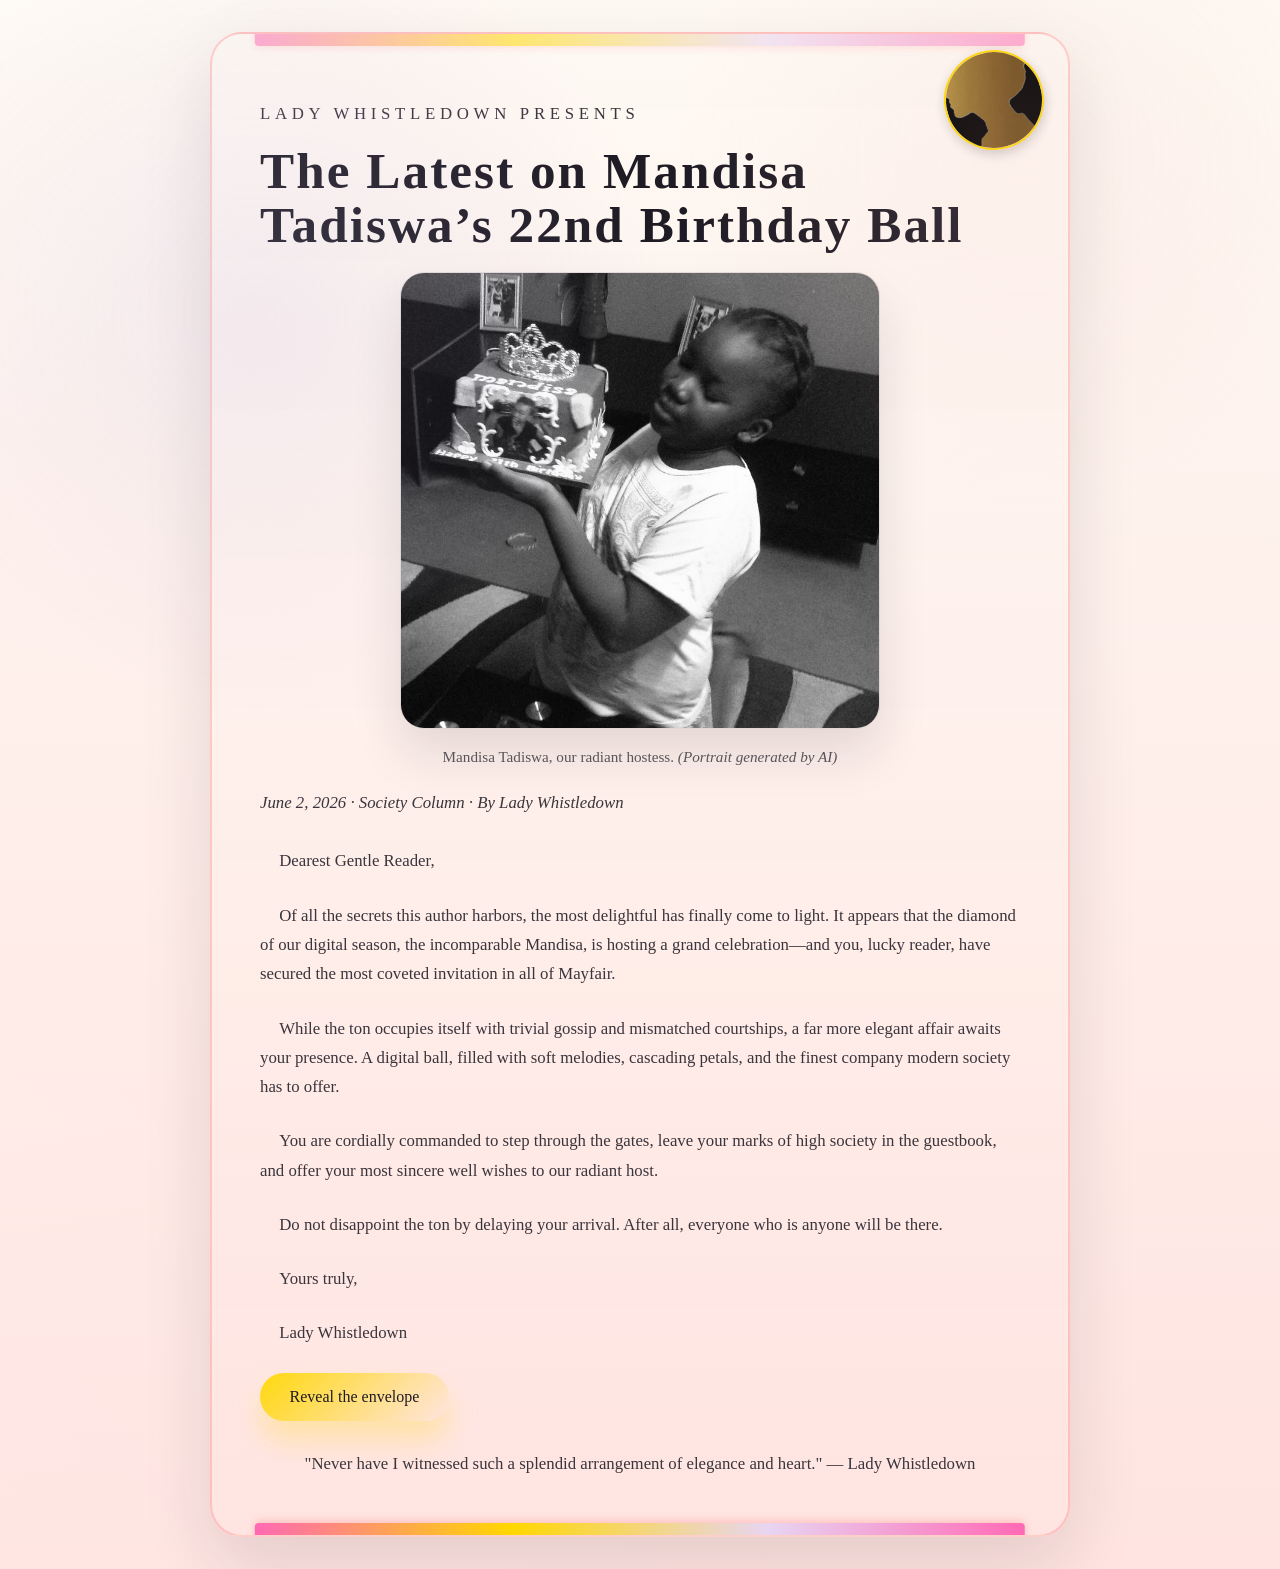
<file: index.html>
<!DOCTYPE html>
<html lang="en">
  <head>
    <meta charset="UTF-8" />
    <meta name="viewport" content="width=device-width, initial-scale=1.0" />
    <title>Mandisa’s Digital Ball</title>
    <meta http-equiv="refresh" content="0; url=newspaper/" />
  </head>
  <body>
    <p>If you are not redirected, <a href="opening/">click here to open the invitation</a>.</p>
  </body>
</html>
</file>
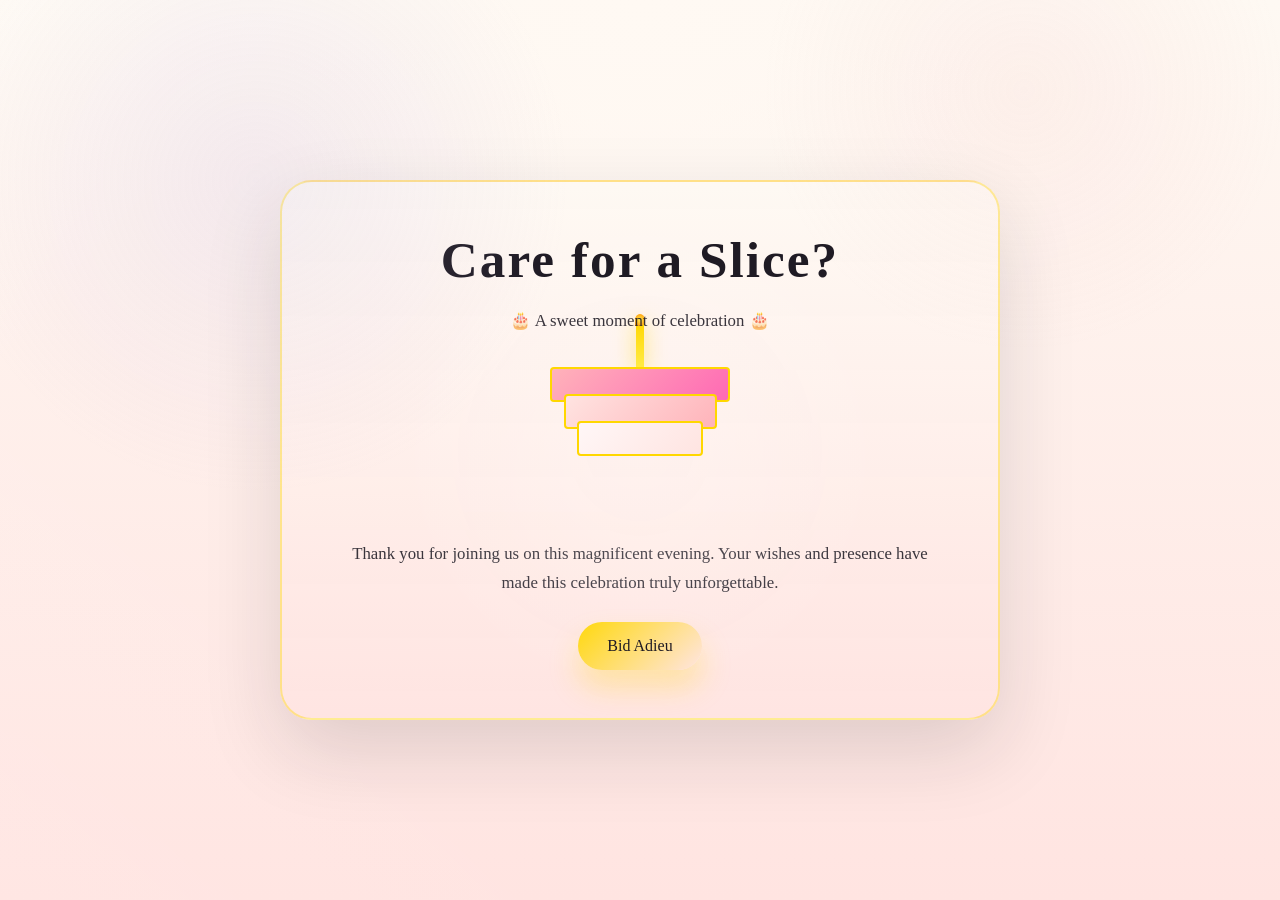
<file: cake/index.html>
<!DOCTYPE html>
<html lang="en">
  <head>
    <meta charset="UTF-8" />
    <meta name="viewport" content="width=device-width, initial-scale=1.0" />
    <title>Mandisa's Digital Ball — Cake</title>
    <link rel="preconnect" href="https://fonts.googleapis.com" />
    <link rel="preconnect" href="https://fonts.gstatic.com" crossorigin />
    <link
      href="https://fonts.googleapis.com/css2?family=Montserrat:wght@600;700&family=Sloop+Script+One&family=Symphony&display=swap"
      rel="stylesheet"
    />
    <link rel="stylesheet" href="../css/styles.css" />
  </head>
  <body>
    <div class="scene">
      <div class="parchment-card cake-card">
        <div class="title-group">
          <h2>Care for a Slice?</h2>
          <p>🎂 A sweet moment of celebration 🎂</p>
        </div>
        <div class="cake-graphic">
          <div class="cake-layer"></div>
          <div class="cake-layer"></div>
          <div class="cake-layer"></div>
          <div class="candle"></div>
        </div>
        <p class="cake-message">
          Thank you for joining us on this magnificent evening. Your wishes and presence have made this celebration truly unforgettable.
        </p>
        <button class="btn gold-btn" id="closing-btn">Bid Adieu</button>
      </div>
    </div>
    <script src="../script.js"></script>
  </body>
</html>
</file>
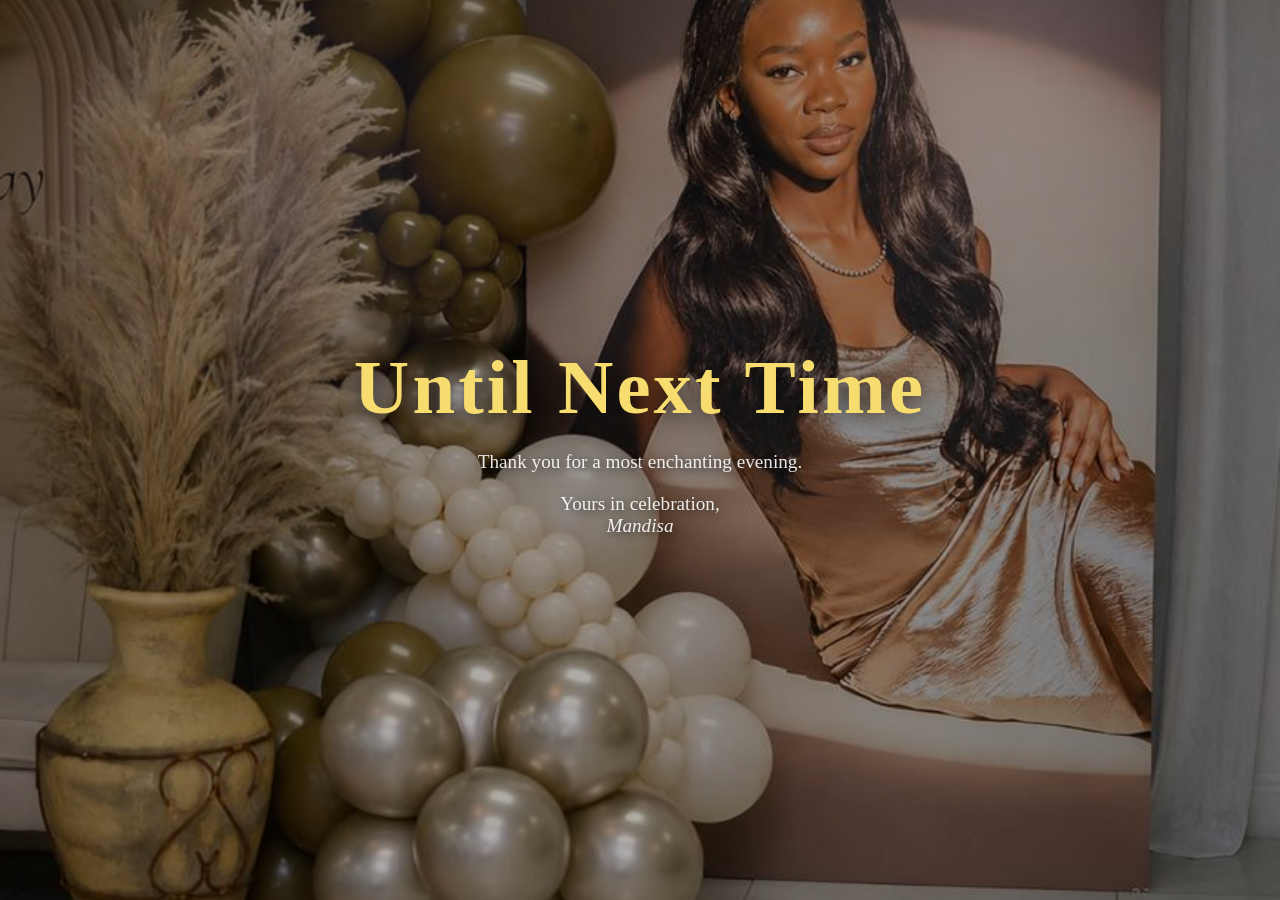
<file: closing/index.html>
<!DOCTYPE html>
<html lang="en">
  <head>
    <meta charset="UTF-8" />
    <meta name="viewport" content="width=device-width, initial-scale=1.0" />
    <title>Mandisa's Digital Ball — Closing</title>
    <link rel="preconnect" href="https://fonts.googleapis.com" />
    <link rel="preconnect" href="https://fonts.gstatic.com" crossorigin />
    <link
      href="https://fonts.googleapis.com/css2?family=Montserrat:wght@600;700&family=Sloop+Script+One&family=Symphony&display=swap"
      rel="stylesheet"
    />
    <link rel="stylesheet" href="../css/styles.css" />
  </head>
  <body>
    <div class="scene closing-scene">
      <div class="closing-message">
        <h1>Until Next Time</h1>
        <p>Thank you for a most enchanting evening.</p>
        <p>Yours in celebration,<br><em>Mandisa</em></p>
      </div>
    </div>

    <video id="closing-audio" autoplay style="display:none;">
      <source src="../assets/audio/closing.mp4" type="video/mp4" />
    </video>

    <script src="../script.js"></script>
    <script>
      window.addEventListener('DOMContentLoaded', () => {
        const closingAudio = document.getElementById('closing-audio');
        if (closingAudio) {
          closingAudio.muted = false;
          closingAudio.play().catch(() => {
            // If autoplay is blocked, require user interaction
            document.body.addEventListener('click', () => {
              closingAudio.play().catch(() => {});
            }, { once: true });
          });
        }
      });
    </script>
  </body>
</html>
</file>
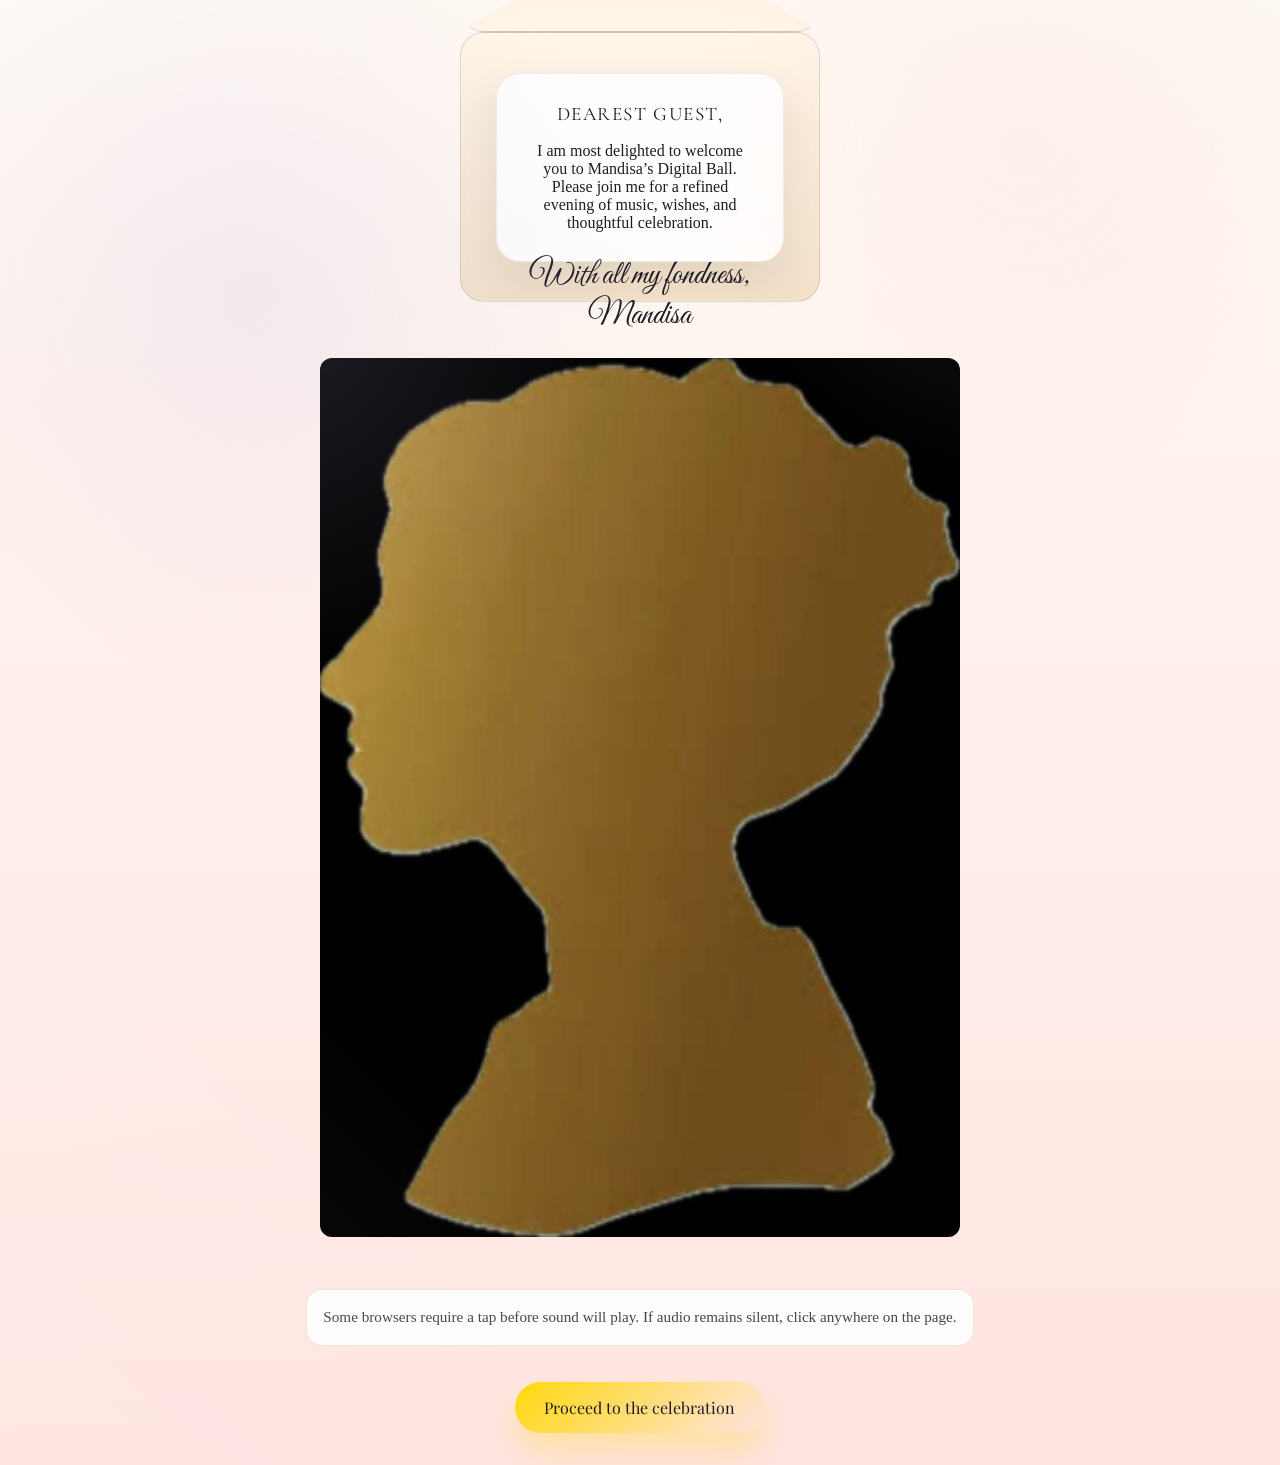
<file: envelope/index.html>
<!DOCTYPE html>
<html lang="en">
  <head>
    <meta charset="UTF-8" />
    <meta name="viewport" content="width=device-width, initial-scale=1.0" />
    <title>Mandisa’s Digital Ball — Envelope</title>
    <link rel="preconnect" href="https://fonts.googleapis.com" />
    <link rel="preconnect" href="https://fonts.gstatic.com" crossorigin />
    <link
      href="https://fonts.googleapis.com/css2?family=Allura&family=Cormorant+Garamond:wght@400;500;600;700&family=Dancing+Script:wght@500;600&family=Great+Vibes&family=Playfair+Display:wght@400;500;600;700&display=swap"
      rel="stylesheet"
    />
    <link rel="stylesheet" href="../css/styles.css" />
  </head>
  <body>
    <div class="scene">
      <div class="envelope-stage">
        <div class="envelope" id="envelope">
          <div class="envelope-flap"></div>
          <div class="envelope-body"></div>
          <div class="letter" id="letter">
            <p class="letter-heading">Dearest guest,</p>
            <p>
              I am most delighted to welcome you to Mandisa’s Digital Ball. Please
              join me for a refined evening of music, wishes, and thoughtful
              celebration.
            </p>
            <p class="letter-signature">With all my fondness, Mandisa</p>
          </div>
        </div>
        <!-- Envelope video (plays when envelope opens) -->
        <video id="envelope-video" class="envelope-video" playsinline preload="auto" autoplay muted poster="../assets/assets/ladywhitsledown.jpeg" style="display:none; max-width:640px; width:100%; margin-top:1.25rem; border-radius:12px;">
          <source src="../assets/video/envelop.mp4" type="video/mp4" />
          Your browser does not support the video tag.
        </video>

        <div class="compatibility-note" id="compatibility-note-envelope">
          Note: Some browsers require a tap before sound will play. If audio remains silent, tap anywhere on the page.
        </div>

        <!-- Opening audio: will play during envelope -> guestbook until user continues -->
        <audio id="opening-audio" autoplay loop>
          <source src="../assets/audio/opening.mp3" type="audio/mpeg" />
        </audio>
        <button class="btn gold-btn" id="proceed-btn">Proceed to the celebration</button>
      </div>
    </div>

    <!-- Optional audio files: add bridgerton-music.mp3 and mandisa-voice.mp3 to assets/ if you want background music and a voice greeting -->
    <script src="../script.js"></script>
  </body>
</html>
</file>
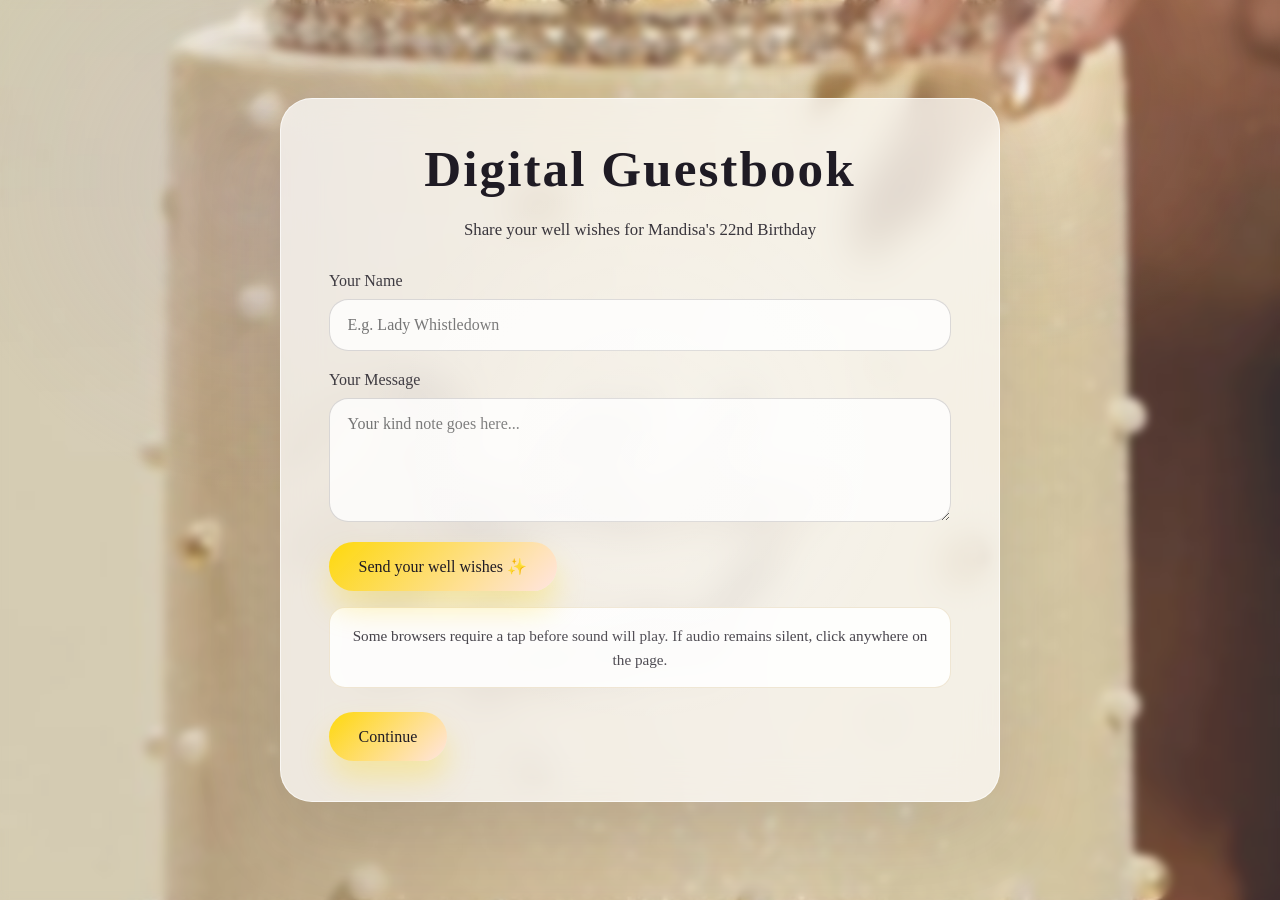
<file: guestbook/index.html>
<!DOCTYPE html>
<html lang="en">
  <head>
    <meta charset="UTF-8" />
    <meta name="viewport" content="width=device-width, initial-scale=1.0" />
    <title>Mandisa’s Digital Ball — Guestbook</title>
    <link rel="preconnect" href="https://fonts.googleapis.com" />
    <link rel="preconnect" href="https://fonts.gstatic.com" crossorigin />
    <link
      href="https://fonts.googleapis.com/css2?family=Montserrat:wght@600;700&family=Sloop+Script+One&family=Symphony&display=swap"
      rel="stylesheet"
    />
    <link rel="stylesheet" href="../css/styles.css" />
  </head>
  <body>
    <div class="scene" id="guestbook-page">
      <div class="parchment-card guestbook-card">
        <div class="title-group">
          <h2>Digital Guestbook</h2>
          <p>Share your well wishes for Mandisa's 22nd Birthday</p>
        </div>
        <form id="guestbook-form">
          <label>
            Your Name
            <input type="text" id="guest-name" placeholder="E.g. Lady Whistledown" required />
          </label>
          <label>
            Your Message
            <textarea id="guest-message" placeholder="Your kind note goes here..." rows="5" required></textarea>
          </label>
          <button class="btn gold-btn" type="submit">Send your well wishes ✨</button>
        </form>
        <div class="guestbook-entries" id="entries" style="display:none"></div>
        <!-- Owner view hidden from guests; use Ctrl+Shift+O to access -->
        <div class="compatibility-note" id="compatibility-note-guestbook" style="margin-top:1rem;">
          Tip: Mobile and some desktop browsers require a tap to allow sound. If the music stays silent, tap anywhere on the page.
        </div>
        
        <div id="owner-modal" class="modal hidden" aria-hidden="true">
          <div class="modal-content">
            <h3>Guestbook Entries</h3>
            <div id="owner-entries" style="max-height:50vh;overflow:auto;margin-top:1rem"></div>
            <div style="display:flex;gap:.5rem;justify-content:center;margin-top:1rem">
              <button class="btn gold-btn" id="export-entries">Export</button>
              <button class="btn" id="clear-entries">Clear All</button>
              <button class="btn" id="close-owner-modal">Close</button>
            </div>
          </div>
        </div>
        <!-- Opening audio continues here so the music can persist until Continue is clicked -->
        <audio id="opening-audio" autoplay loop>
          <source src="../assets/audio/opening.mp3" type="audio/mpeg" />
        </audio>
        <button class="btn gold-btn" id="guestbook-closing-btn" style="margin-top: 1.5rem;">Continue</button>
      </div>
    </div>
    <script src="../script.js"></script>
  </body>
</html>
</file>
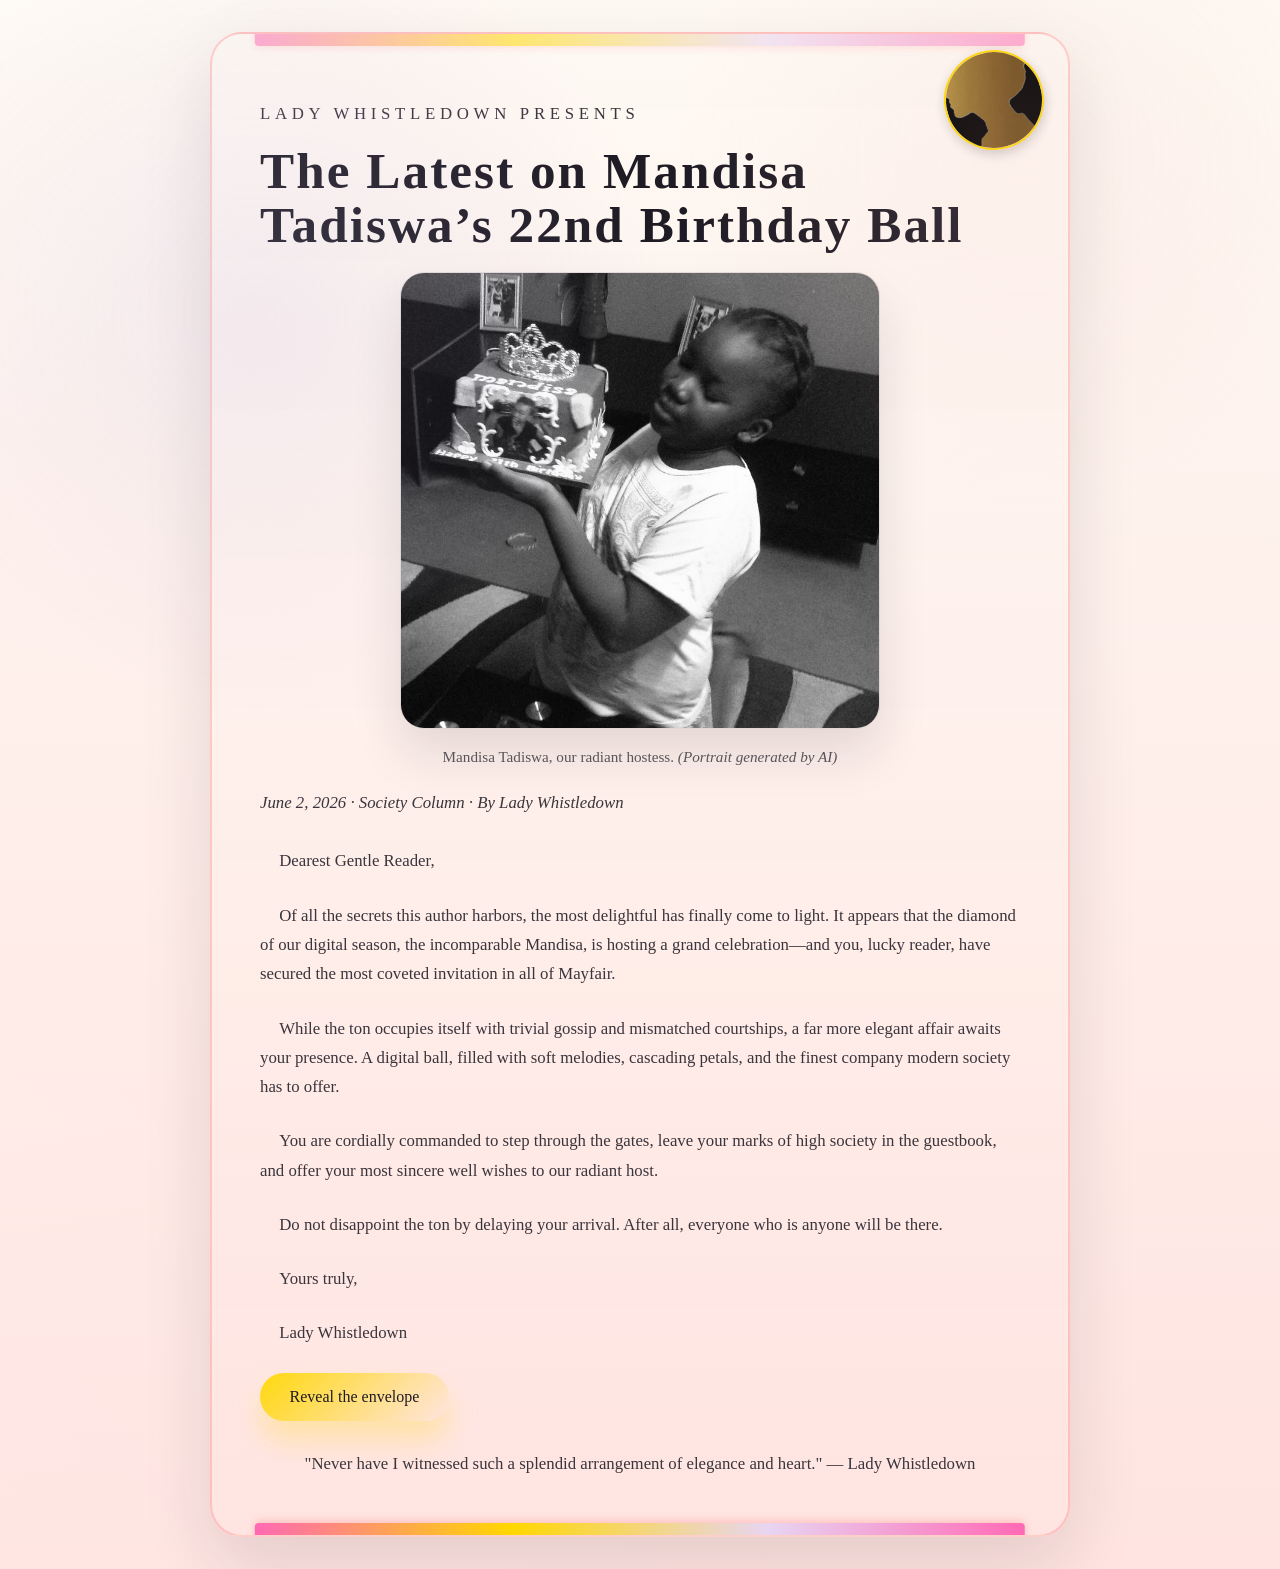
<file: newspaper/index.html>
<!DOCTYPE html>
<html lang="en">
  <head>
    <meta charset="UTF-8" />
    <meta name="viewport" content="width=device-width, initial-scale=1.0" />
    <title>Lady Whistledown Presents</title>
    <link rel="preconnect" href="https://fonts.googleapis.com" />
    <link rel="preconnect" href="https://fonts.gstatic.com" crossorigin />
    <link
      href="https://fonts.googleapis.com/css2?family=Montserrat:wght@600;700&family=Sloop+Script+One&family=Symphony&display=swap"
      rel="stylesheet"
    />
    <link rel="stylesheet" href="../css/styles.css" />
  </head>
  <body>
    <div class="scene">
      <article class="newspaper-article parchment-card ribbon-border">
        <div class="whistledown-stamp">
          <img src="../assets/assets/ladywhitsledown.jpeg" alt="Lady Whistledown Seal" />
        </div>
        <div class="article-header">
          <p class="paper-label">Lady Whistledown Presents</p>
          <h1>The Latest on Mandisa Tadiswa’s 22nd Birthday Ball</h1>
        </div>
        <figure class="newspaper-photo">
          <img src="../assets/assets/mandisa-photo.jpeg" alt="Mandisa Tadiswa portrait" />
          <figcaption>Mandisa Tadiswa, our radiant hostess. <em>(Portrait generated by AI)</em></figcaption>
        </figure>
        <p class="article-meta">June 2, 2026 · Society Column · By Lady Whistledown</p>
        <div class="article-copy">
          <p>
            Dearest Gentle Reader,
          </p>
          <p>
            Of all the secrets this author harbors, the most delightful has finally come to light. It appears that the diamond of our digital season, the incomparable Mandisa, is hosting a grand celebration—and you, lucky reader, have secured the most coveted invitation in all of Mayfair.
          </p>
          <p>
            While the ton occupies itself with trivial gossip and mismatched courtships, a far more elegant affair awaits your presence. A digital ball, filled with soft melodies, cascading petals, and the finest company modern society has to offer.
          </p>
          <p>
            You are cordially commanded to step through the gates, leave your marks of high society in the guestbook, and offer your most sincere well wishes to our radiant host.
          </p>
          <p>
            Do not disappoint the ton by delaying your arrival. After all, everyone who is anyone will be there.
          </p>
          <p>
            Yours truly,
          </p>
          <p>
            Lady Whistledown
          </p>
        </div>
        <button class="btn gold-btn" id="read-btn">Reveal the envelope</button>
        <p class="article-note">
          "Never have I witnessed such a splendid arrangement of elegance and heart." — Lady Whistledown
        </p>
      </article>
    </div>

    <audio id="opening-audio" autoplay loop>
      <source src="../assets/audio/opening.mp3" type="audio/mpeg" />
    </audio>

    <div class="envelope-overlay hidden" id="newspaper-envelope-overlay">
      <div class="envelope-stage overlay-stage" id="overlay-stage">
        <div class="envelope" id="newspaper-envelope">
          <div class="envelope-flap"></div>
          <div class="envelope-body"></div>
          <div class="letter hidden" id="newspaper-letter">
            <p class="letter-heading">Dearest guest,</p>
            <p>
              I am most delighted to welcome you to Mandisa’s Digital Ball. Please
              join me for a refined evening of music, wishes, and thoughtful
              celebration.
            </p>
            <p class="letter-signature">With all my fondness, Mandisa</p>
          </div>
        </div>
        <button class="btn gold-btn hidden" id="newspaper-proceed-btn">Proceed to the celebration</button>
      </div>
    </div>

    <script src="../script.js"></script>
  </body>
</html>
</file>
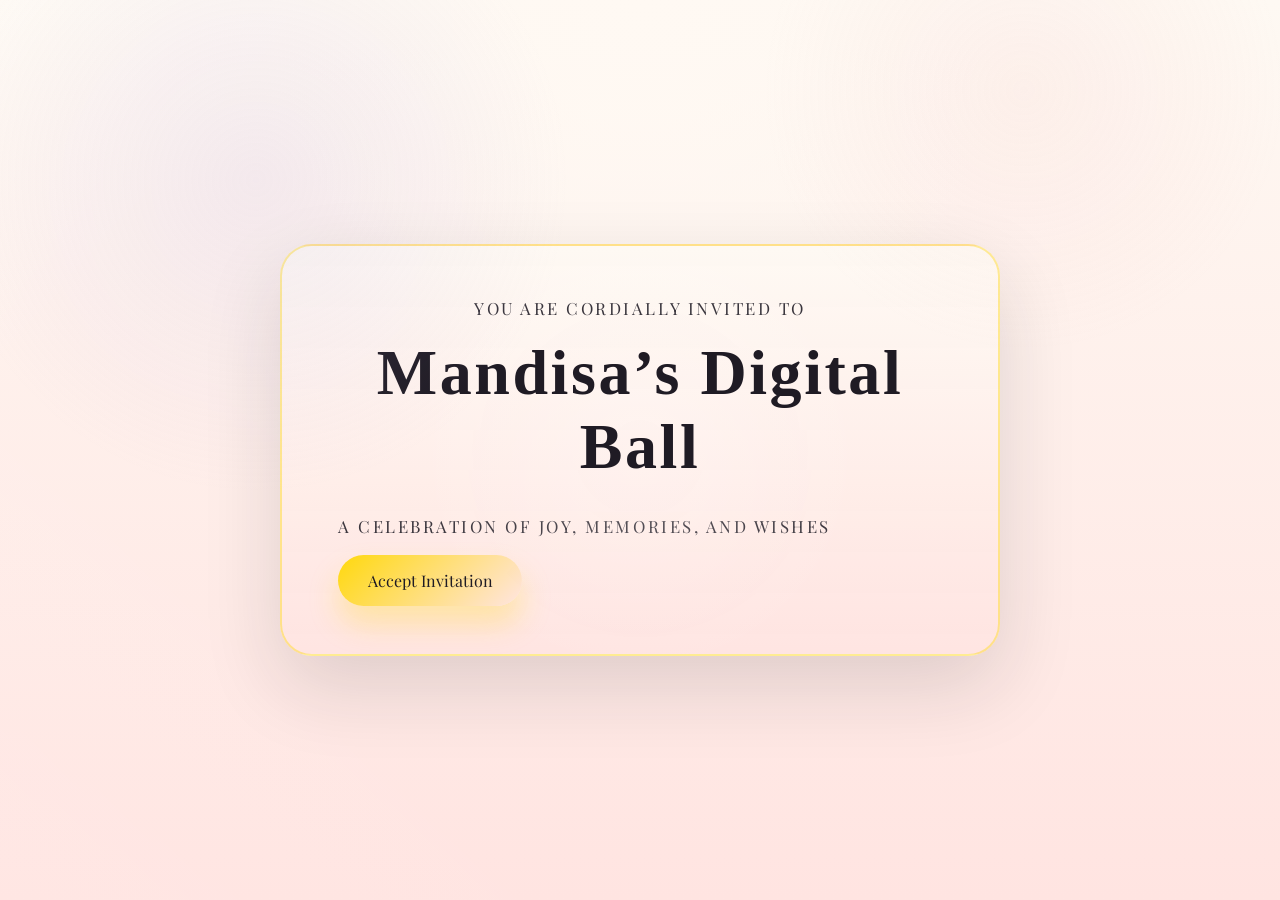
<file: opening/index.html>
<!DOCTYPE html>
<html lang="en">
  <head>
    <meta charset="UTF-8" />
    <meta name="viewport" content="width=device-width, initial-scale=1.0" />
    <title>Mandisa’s Digital Ball</title>
    <link rel="preconnect" href="https://fonts.googleapis.com" />
    <link rel="preconnect" href="https://fonts.gstatic.com" crossorigin />
    <link
      href="https://fonts.googleapis.com/css2?family=Allura&family=Cormorant+Garamond:wght@400;500;600;700&family=Dancing+Script:wght@500;600&family=Great+Vibes&family=Playfair+Display:wght@400;500;600;700&display=swap"
      rel="stylesheet"
    />
    <link rel="stylesheet" href="../css/styles.css" />
  </head>
  <body>
    <div class="scene" id="opening-page">
      <div class="parchment-card">
        <div class="title-group">
          <p class="intro">You are cordially invited to</p>
          <h1>Mandisa’s Digital Ball</h1>
        </div>
        <p class="subtitle">A celebration of joy, memories, and wishes</p>
        <button class="btn gold-btn" id="accept-btn">Accept Invitation</button>
      </div>
    </div>
    <script src="../script.js"></script>
  </body>
</html>
</file>
<file: css/styles.css>
:root {
  --ivory: #fef9f3;
  --blush: #ffb3ba;
  --lavender: #e8d5f2;
  --gold: #ffd700;
  --navy: #1f1b24;
  --soft-shadow: rgba(31, 27, 36, 0.14);
  --bright-rose: #ff69b4;
  --champagne: #f7dc6f;
}

* {
  box-sizing: border-box;
}

html,
body {
  min-height: 100%;
}

body {
  margin: 0;
  font-family: 'Symphony', serif;
  background: radial-gradient(circle at top, rgba(255, 249, 243, 0.98), transparent 35%),
    linear-gradient(180deg, #fef9f3 0%, #ffe4e1 100%);
  color: var(--navy);
  overflow-x: hidden;
}

.scene {
  min-height: 100vh;
  display: grid;
  place-items: center;
  padding: 2rem;
  position: relative;
}

.hidden {
  display: none;
}

.parchment-card {
  max-width: 720px;
  width: 100%;
  background: linear-gradient(180deg, rgba(254, 249, 243, 0.98), rgba(255, 228, 225, 0.94));
  border: 2px solid rgba(255, 215, 0, 0.4);
  box-shadow: 0 30px 80px rgba(31, 27, 36, 0.14);
  border-radius: 32px;
  padding: 3rem 3.5rem;
  backdrop-filter: blur(2px);
  position: relative;
  overflow: hidden;
}

.parchment-card::before {
  content: '';
  position: absolute;
  inset: 0;
  background-image: radial-gradient(circle, rgba(255, 255, 255, 0.35) 0%, transparent 55%);
  opacity: 0.55;
  pointer-events: none;
}

.newspaper-article {
  max-width: 860px;
  padding: 3rem 3rem 2.5rem;
  background: linear-gradient(180deg, rgba(254, 249, 243, 0.98), rgba(255, 228, 225, 0.94));
  border: 2px solid rgba(255, 107, 107, 0.3);
  box-shadow: 0 28px 70px rgba(31, 27, 36, 0.12);
}

.ribbon-border::before {
  content: '';
  position: absolute;
  top: -12px;
  left: 50%;
  transform: translateX(-50%);
  width: 90%;
  height: 24px;
  background: linear-gradient(90deg, var(--bright-rose), var(--gold), var(--lavender), var(--bright-rose));
  box-shadow: 0 2px 8px rgba(255, 107, 107, 0.3);
  border-radius: 4px;
  z-index: 2;
}

.ribbon-border::after {
  content: '';
  position: absolute;
  bottom: -12px;
  left: 50%;
  transform: translateX(-50%);
  width: 90%;
  height: 24px;
  background: linear-gradient(90deg, var(--bright-rose), var(--gold), var(--lavender), var(--bright-rose));
  box-shadow: 0 -2px 8px rgba(255, 107, 107, 0.3);
  border-radius: 4px;
  z-index: 2;
}

.whistledown-stamp {
  position: absolute;
  top: 1rem;
  right: 1.5rem;
  width: 100px;
  height: 100px;
  z-index: 3;
  transform: rotate(-15deg);
  box-shadow: 0 4px 12px rgba(0, 0, 0, 0.2);
  border-radius: 50%;
  overflow: hidden;
  border: 2px solid var(--gold);
}

.whistledown-stamp img {
  width: 100%;
  height: 100%;
  object-fit: cover;
}

.paper-label {
  display: inline-block;
  font-family: 'Cormorant Garamond', serif;
  font-size: 0.85rem;
  letter-spacing: 0.28em;
  text-transform: uppercase;
  color: rgba(31, 27, 36, 0.75);
  margin-bottom: 1rem;
}

.article-header {
  margin-bottom: 1.25rem;
}

.article-header h1 {
  font-family: 'Playfair Display', serif;
  font-size: clamp(2.4rem, 4vw, 3.5rem);
  line-height: 1.05;
  margin: 0;
}

.article-meta {
  margin: 0 0 1.8rem;
  font-size: 0.95rem;
  color: rgba(31, 27, 36, 0.68);
  font-style: italic;
}

.article-copy p {
  margin: 0 0 1.55rem;
  line-height: 1.8;
  text-indent: 1.2rem;
  color: rgba(31, 27, 36, 0.9);
}

.article-note {
  margin-top: 1.75rem;
  font-family: 'Playfair Display', serif;
  font-size: 1rem;
  color: rgba(31, 27, 36, 0.76);
  text-align: center;
}

.newspaper-photo {
  margin: 0 auto 1.4rem;
  max-width: 480px;
  text-align: center;
}

.newspaper-photo img {
  width: 100%;
  height: auto;
  border-radius: 1.5rem;
  border: 1px solid rgba(31, 27, 36, 0.12);
  box-shadow: 0 24px 50px rgba(31, 27, 36, 0.12);
}

.newspaper-photo figcaption {
  margin-top: 0.9rem;
  font-family: 'Cormorant Garamond', serif;
  color: rgba(31, 27, 36, 0.72);
  font-size: 0.95rem;
}

.envelope-overlay {
  position: fixed;
  inset: 0;
  display: grid;
  place-items: center;
  background: rgba(31, 27, 36, 0.42);
  z-index: 50;
  padding: 2rem;
}

.envelope-overlay.hidden {
  display: none;
}

.overlay-stage {
  width: min(420px, 90vw);
  background: rgba(255, 247, 237, 0.98);
  border: 1px solid rgba(200, 169, 106, 0.22);
  border-radius: 32px;
  box-shadow: 0 35px 90px rgba(31, 27, 36, 0.22);
  padding: 2rem;
  opacity: 0;
  transform: translateY(40px);
  transition: opacity 0.55s ease, transform 0.55s ease;
}

.overlay-stage.visible {
  opacity: 1;
  transform: translateY(0);
}

.envelope-overlay .btn {
  margin-top: 1.6rem;
}

.envelope-overlay .btn.hidden {
  opacity: 0;
  transform: translateY(10px);
  transition: opacity 0.35s ease, transform 0.35s ease;
}

.envelope-overlay .btn:not(.hidden) {
  opacity: 1;
  transform: translateY(0);
}

.title-group {
  position: relative;
  z-index: 1;
  text-align: center;
  margin-bottom: 1.75rem;
}

.intro,
.subtitle {
  font-size: 1rem;
  letter-spacing: 0.15em;
  text-transform: uppercase;
  color: rgba(31, 27, 36, 0.75);
  margin: 0 0 0.8rem;
}

h1,
h2 {
  margin: 0;
  font-family: 'Sloop Script One', cursive;
  letter-spacing: 0.04em;
  color: var(--navy);
}

h1 {
  font-size: clamp(2.8rem, 5vw, 4.8rem);
}

h2 {
  font-size: clamp(2.4rem, 4vw, 3.6rem);
}

.subtitle,
.parchment-card p,
.parchment-card label {
  font-family: 'Playfair Display', serif;
}

.parchment-card p {
  font-size: 1.05rem;
  line-height: 1.75;
  color: rgba(31, 27, 36, 0.88);
}

.btn {
  display: inline-flex;
  align-items: center;
  justify-content: center;
  border: none;
  cursor: pointer;
  border-radius: 999px;
  padding: 0.95rem 1.85rem;
  font-size: 1rem;
  font-family: 'Playfair Display', serif;
  transition: transform 0.3s ease, box-shadow 0.3s ease, background 0.3s ease;
  position: relative;
  overflow: hidden;
  z-index: 1;
}

.gold-btn {
  background: linear-gradient(135deg, rgba(255, 215, 0, 0.95), rgba(255, 228, 225, 0.96));
  color: var(--navy);
  box-shadow: 0 18px 30px rgba(255, 215, 0, 0.28);
}

.gold-btn:hover,
.gold-btn:focus {
  transform: translateY(-2px);
  box-shadow: 0 24px 38px rgba(255, 215, 0, 0.38);
}

.envelope-stage {
  display: grid;
  place-items: center;
  gap: 2.25rem;
  text-align: center;
}

.envelope {
  width: min(360px, 80vw);
  aspect-ratio: 4 / 3;
  position: relative;
  transform-style: preserve-3d;
  perspective: 1000px;
}

.envelope-body,
.envelope-flap {
  position: absolute;
  width: 100%;
  height: 100%;
  border-radius: 1.5rem;
  background: linear-gradient(180deg, #fff6e8, #f3e1c9);
  border: 1px solid rgba(31, 27, 36, 0.14);
  box-shadow: inset 0 0 0 1px rgba(255, 255, 255, 0.2);
}

.envelope-flap {
  top: 0;
  left: 0;
  clip-path: polygon(0 0, 100% 0, 50% 40%, 0 0);
  transform-origin: top center;
  transform: rotateX(0deg);
  transition: transform 1.3s ease;
  z-index: 2;
}

.envelope.open .envelope-flap {
  transform: rotateX(-180deg);
}

.letter {
  position: absolute;
  inset: 15% 10%;
  background: rgba(255, 255, 255, 0.92);
  border: 1px solid rgba(31, 27, 36, 0.08);
  border-radius: 1.5rem;
  padding: 1.75rem 1.8rem;
  box-shadow: 0 18px 40px rgba(31, 27, 36, 0.08);
  opacity: 0;
  transform: translateY(20px);
  transition: opacity 0.9s ease 0.5s, transform 0.9s ease 0.5s;
}

.letter.visible {
  opacity: 1;
  transform: translateY(0);
}

.letter-heading {
  margin: 0 0 1rem;
  font-family: 'Cormorant Garamond', serif;
  font-size: 1.2rem;
  letter-spacing: 0.08em;
  text-transform: uppercase;
  color: var(--navy);
}

.letter-signature {
  margin-top: 1.5rem;
  font-family: 'Great Vibes', cursive;
  font-size: 2rem;
  color: var(--navy);
}

label {
  display: grid;
  gap: 0.55rem;
  margin-bottom: 1.25rem;
  color: rgba(31, 27, 36, 0.85);
}

input,
textarea {
  width: 100%;
  padding: 1rem 1.1rem;
  border: 1px solid rgba(31, 27, 36, 0.16);
  border-radius: 1.2rem;
  background: rgba(255, 255, 255, 0.8);
  font: 1rem 'Cormorant Garamond', serif;
  color: var(--navy);
  outline: none;
}

input:focus,
textarea:focus {
  border-color: rgba(200, 169, 106, 0.8);
  box-shadow: 0 0 0 4px rgba(200, 169, 106, 0.12);
}

.guestbook-card {
  padding: 2.5rem 3rem;
  background: rgba(255, 255, 255, 0.72);
  border: 1px solid rgba(255, 255, 255, 0.65);
  box-shadow: 0 30px 90px rgba(31, 27, 36, 0.14);
  backdrop-filter: blur(18px);
}

.guestbook-entries {
  margin-top: 2rem;
  display: grid;
  gap: 1rem;
}

.entry {
  background: rgba(255, 255, 255, 0.72);
  border: 1px solid rgba(200, 169, 106, 0.18);
  border-radius: 1.35rem;
  padding: 1.3rem 1.4rem;
  box-shadow: 0 18px 30px rgba(31, 27, 36, 0.06);
}

.entry .entry-name {
  margin: 0 0 0.6rem;
  font-family: 'Playfair Display', serif;
  font-weight: 600;
}

.entry .entry-message {
  margin: 0;
  line-height: 1.7;
}

@media (max-width: 720px) {
  .parchment-card {
    padding: 2rem 1.75rem;
  }

  .envelope {
    width: min(300px, 90vw);
  }

  .newspaper-article {
    padding: 2rem 1.5rem 1.75rem;
  }

  .whistledown-stamp {
    width: 76px;
    height: 76px;
    top: 0.75rem;
    right: 0.75rem;
  }

  .article-copy p {
    text-indent: 0;
  }

  .article-header h1,
  .article-meta,
  .article-note,
  .cake-message,
  .closing-message p {
    font-size: clamp(1rem, 2.3vw, 1.1rem);
  }

  .newspaper-photo {
    max-width: 100%;
  }

  .btn {
    width: 100%;
    padding: 1rem 1.2rem;
  }

  .compatibility-note {
    padding: 0.9rem 0.95rem;
    margin: 1rem auto 0;
  }

  .modal-content {
    width: min(96vw, 100%);
    padding: 1rem 1rem;
  }
}

@keyframes float-petal {
  0% {
    transform: translateY(0) rotate(0deg);
    opacity: 0.7;
  }
  100% {
    transform: translateY(-180px) rotate(45deg);
    opacity: 0;
  }
}

.scene::after {
  content: '';
  position: absolute;
  inset: 0;
  background-image:
    radial-gradient(circle at 20% 20%, rgba(196, 182, 228, 0.18), transparent 25%),
    radial-gradient(circle at 80% 10%, rgba(244, 194, 194, 0.14), transparent 20%);
  pointer-events: none;
}

.scene::before {
  content: '';
  position: absolute;
  inset: 0;
  pointer-events: none;
  background-image:
    linear-gradient(135deg, rgba(255, 255, 255, 0.14) 0%, transparent 20%),
    linear-gradient(45deg, rgba(255, 255, 255, 0.08) 0%, transparent 30%);
}

@media (prefers-reduced-motion: reduce) {
  * {
    scroll-behavior: auto !important;
    transition: none !important;
    animation: none !important;
  }
}

.cake-card {
  text-align: center;
}

.cake-graphic {
  width: 180px;
  height: 140px;
  margin: 2rem auto;
  position: relative;
}

.cake-layer {
  width: 100%;
  height: 35px;
  background: linear-gradient(135deg, #ffb3ba, #ff69b4);
  border: 2px solid var(--gold);
  border-radius: 4px;
  margin-bottom: -8px;
  position: relative;
  z-index: 1;
}

.cake-layer:nth-child(2) {
  width: 85%;
  margin-left: 7.5%;
  background: linear-gradient(135deg, #ffe4e1, #ffb3ba);
}

.cake-layer:nth-child(3) {
  width: 70%;
  margin-left: 15%;
  background: linear-gradient(135deg, #fff7f7, #ffe4e1);
}

.candle {
  width: 8px;
  height: 50px;
  background: linear-gradient(180deg, #ffd700, #ffed4e);
  position: absolute;
  top: -45px;
  left: 50%;
  transform: translateX(-50%);
  border-radius: 2px;
  box-shadow: 0 0 20px rgba(255, 215, 0, 0.6);
}

.candle::after {
  content: '';
  position: absolute;
  top: -8px;
  left: 50%;
  transform: translateX(-50%);
  width: 10px;
  height: 12px;
  background: radial-gradient(circle, #ffed4e 0%, #ff8c00 100%);
  border-radius: 50% 50% 50% 0;
  animation: flicker 0.4s ease-in-out infinite;
}

.cake-message {
  font-size: 1.1rem;
  line-height: 1.8;
  margin: 1.5rem 0;
  color: rgba(31, 27, 36, 0.85);
}

@keyframes flicker {
  0%, 100% {
    transform: translateX(-50%) scale(1);
    opacity: 1;
  }
  50% {
    transform: translateX(-45%) scale(0.95);
    opacity: 0.8;
  }
}

.closing-scene {
  position: relative;
  min-height: 100vh;
  display: grid;
  place-items: center;
  background: url('../assets/assets/closingbackground.jpeg') center/cover no-repeat;
  overflow: hidden;
}

.closing-scene::before {
  content: '';
  position: absolute;
  inset: 0;
  background: rgba(0, 0, 0, 0.32);
}

.closing-message {
  position: relative;
  z-index: 2;
  text-align: center;
  color: white;
  animation: fadeIn 0.8s ease-in-out forwards 0.5s;
  text-shadow: 2px 2px 8px rgba(0, 0, 0, 0.6);
}

.closing-message h1 {
  font-size: clamp(2.5rem, 6vw, 5rem);
  color: var(--champagne);
  text-shadow: 0 4px 20px rgba(0, 0, 0, 0.5);
}

.closing-message p {
  font-size: 1.2rem;
  color: rgba(255, 255, 255, 0.9);
  font-family: 'Symphony', serif;
}

@keyframes fadeIn {
  0% {
    opacity: 0;
  }
  50% {
    opacity: 0;
  }
  100% {
    opacity: 1;
  }
}

/* Guestbook background video */
#guestbook-page {
  position: relative;
  z-index: 1;
  background: url('../assets/assets/guest background.jpeg') center/cover no-repeat;
}

#guestbook-page::before {
  content: '';
  position: absolute;
  inset: 0;
  background: rgba(255,255,255,0.18);
  backdrop-filter: blur(4px);
  pointer-events: none;
  z-index: 0;
}

#guestbook-page > .parchment-card {
  position: relative;
  z-index: 1;
}

/* Owner modal */
.modal {
  position: fixed;
  inset: 0;
  display: grid;
  place-items: center;
  background: rgba(0,0,0,0.45);
  z-index: 60;
  padding: 2rem;
}

.modal.hidden { display: none; }

.modal-content {
  background: var(--ivory);
  border-radius: 14px;
  padding: 1.25rem 1.5rem;
  width: min(760px, 96vw);
  max-height: 80vh;
  overflow: auto;
  box-shadow: 0 30px 80px rgba(31,27,36,0.35);
}

.owner-entry { margin-bottom: .8rem; padding: .8rem; border-radius: 8px; background: rgba(255,255,255,0.95); border:1px solid rgba(31,27,36,0.06);} 

/* Envelope video fade-out */
.envelope-video.fade-out {
  opacity: 0;
  transition: opacity 600ms ease;
}

/* Audio toggle button */

.compatibility-note {
  font-size: 0.95rem;
  line-height: 1.6;
  color: rgba(31, 27, 36, 0.82);
  background: rgba(255, 255, 255, 0.88);
  border: 1px solid rgba(200, 169, 106, 0.28);
  border-radius: 16px;
  padding: 0.95rem 1rem;
  max-width: 760px;
  margin: 1rem auto 0;
  text-align: center;
}
</file>
